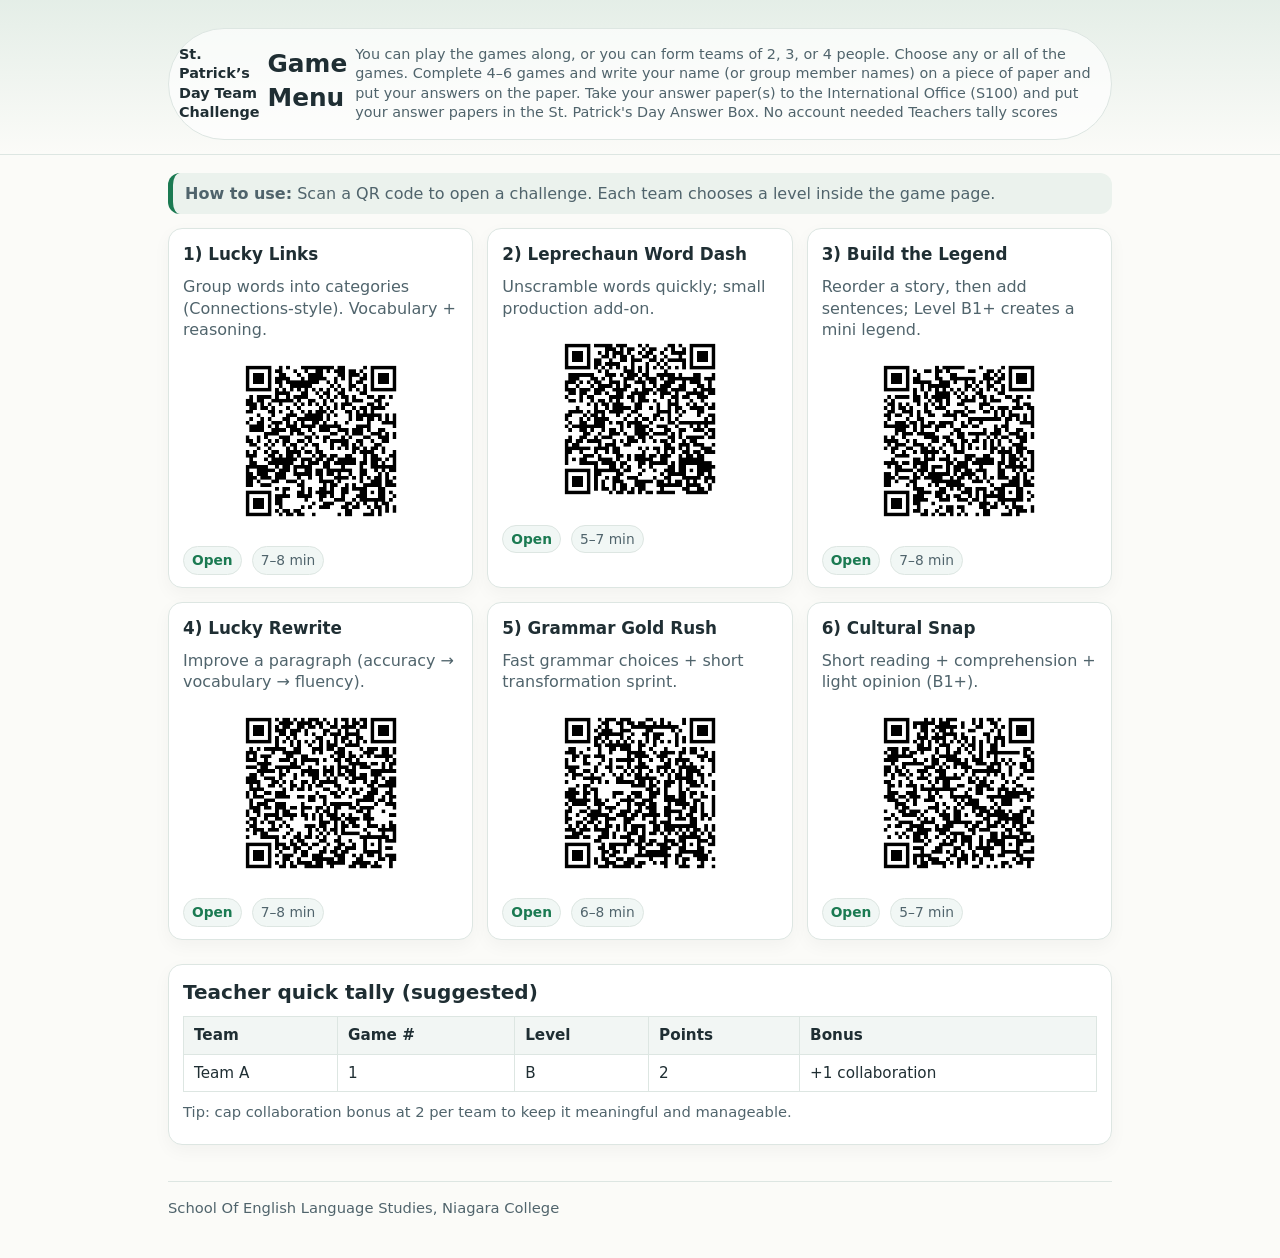
<file: index.html>
<!doctype html>
<html lang="en">
<head>
  <meta charset="utf-8"/>
  <meta name="viewport" content="width=device-width, initial-scale=1"/>
  <title>St. Patrick’s Day Team Challenge</title>
  <link rel="stylesheet" href="assets/styles.css"/>
</head>
<body>
  <header>
    <div class="container">
      <div class="badge"><b>St. Patrick’s Day Team Challenge</b>
      <h1>Game Menu</h1>
      <p>You can play the games along, or you can form teams of 2, 3, or 4 people. Choose any or all of the games. Complete 4–6 games and write your name (or group member names) on a piece of paper and put your answers on the paper. Take your answer paper(s) to the International Office (S100) and put your answer papers in the St. Patrick's Day Answer Box.
        <span>No account needed</span>
        <span>Teachers tally scores</span>
		
      </div>
    </div>
  </header>

  <main class="container" style="padding:18px 18px 0">
  <div class="callout">
    <b>How to use:</b> Scan a QR code to open a challenge. Each team chooses a level inside the game page.
  </div>

  <div class="grid" style="margin-top:14px">

    <div class="card">
      <h3>1) Lucky Links</h3>
      <p>Group words into categories (Connections-style). Vocabulary + reasoning.</p>
      <div style="text-align:center; margin:10px 0;">
        <img src="assets/1-lucky-links-qr.png" alt="Lucky Links QR" width="180">
      </div>
      <div class="meta">
        <span><a href="games/1-lucky-links.html">Open</a></span>
        <span>7–8 min</span>
      </div>
    </div>

    <div class="card">
      <h3>2) Leprechaun Word Dash</h3>
      <p>Unscramble words quickly; small production add-on.</p>
      <div style="text-align:center; margin:10px 0;">
        <img src="assets/2-word-dash-qr.png" alt="Word Dash QR" width="180">
      </div>
      <div class="meta">
        <span><a href="games/2-word-dash.html">Open</a></span>
        <span>5–7 min</span>
      </div>
    </div>

    <div class="card">
      <h3>3) Build the Legend</h3>
      <p>Reorder a story, then add sentences; Level B1+ creates a mini legend.</p>
      <div style="text-align:center; margin:10px 0;">
        <img src="assets/3-build-the-legend-qr.png" alt="Build the Legend QR" width="180">
      </div>
      <div class="meta">
        <span><a href="games/3-build-the-legend.html">Open</a></span>
        <span>7–8 min</span>
      </div>
    </div>

    <div class="card">
      <h3>4) Lucky Rewrite</h3>
      <p>Improve a paragraph (accuracy → vocabulary → fluency).</p>
      <div style="text-align:center; margin:10px 0;">
        <img src="assets/4-lucky-rewrite-qr.png" alt="Lucky Rewrite QR" width="180">
      </div>
      <div class="meta">
        <span><a href="games/4-lucky-rewrite.html">Open</a></span>
        <span>7–8 min</span>
      </div>
    </div>

    <div class="card">
      <h3>5) Grammar Gold Rush</h3>
      <p>Fast grammar choices + short transformation sprint.</p>
      <div style="text-align:center; margin:10px 0;">
        <img src="assets/5-grammar-gold-rush-qr.png" alt="Grammar Gold Rush QR" width="180">
      </div>
      <div class="meta">
        <span><a href="games/5-grammar-gold-rush.html">Open</a></span>
        <span>6–8 min</span>
      </div>
    </div>

    <div class="card">
      <h3>6) Cultural Snap</h3>
      <p>Short reading + comprehension + light opinion (B1+).</p>
      <div style="text-align:center; margin:10px 0;">
        <img src="assets/6-cultural-snap-qr.png" alt="Cultural Snap QR" width="180">
      </div>
      <div class="meta">
        <span><a href="games/6-cultural-snap.html">Open</a></span>
        <span>5–7 min</span>
      </div>
    </div>

  </div>

  <div class="card">
    <h2>Teacher quick tally (suggested)</h2>
    <table>
      <thead>
        <tr><th>Team</th><th>Game #</th><th>Level</th><th>Points</th><th>Bonus</th></tr>
      </thead>
      <tbody>
        <tr><td>Team A</td><td>1</td><td>B</td><td>2</td><td>+1 collaboration</td></tr>
      </tbody>
    </table>
    <p class="small">Tip: cap collaboration bonus at 2 per team to keep it meaningful and manageable.</p>
  </div>
</main>

  <footer>
    <div class="container">
      <hr/>
      <div class="small">School Of English Language Studies, Niagara College</div>
    </div>
  </footer>
</body>
</html>
</file>
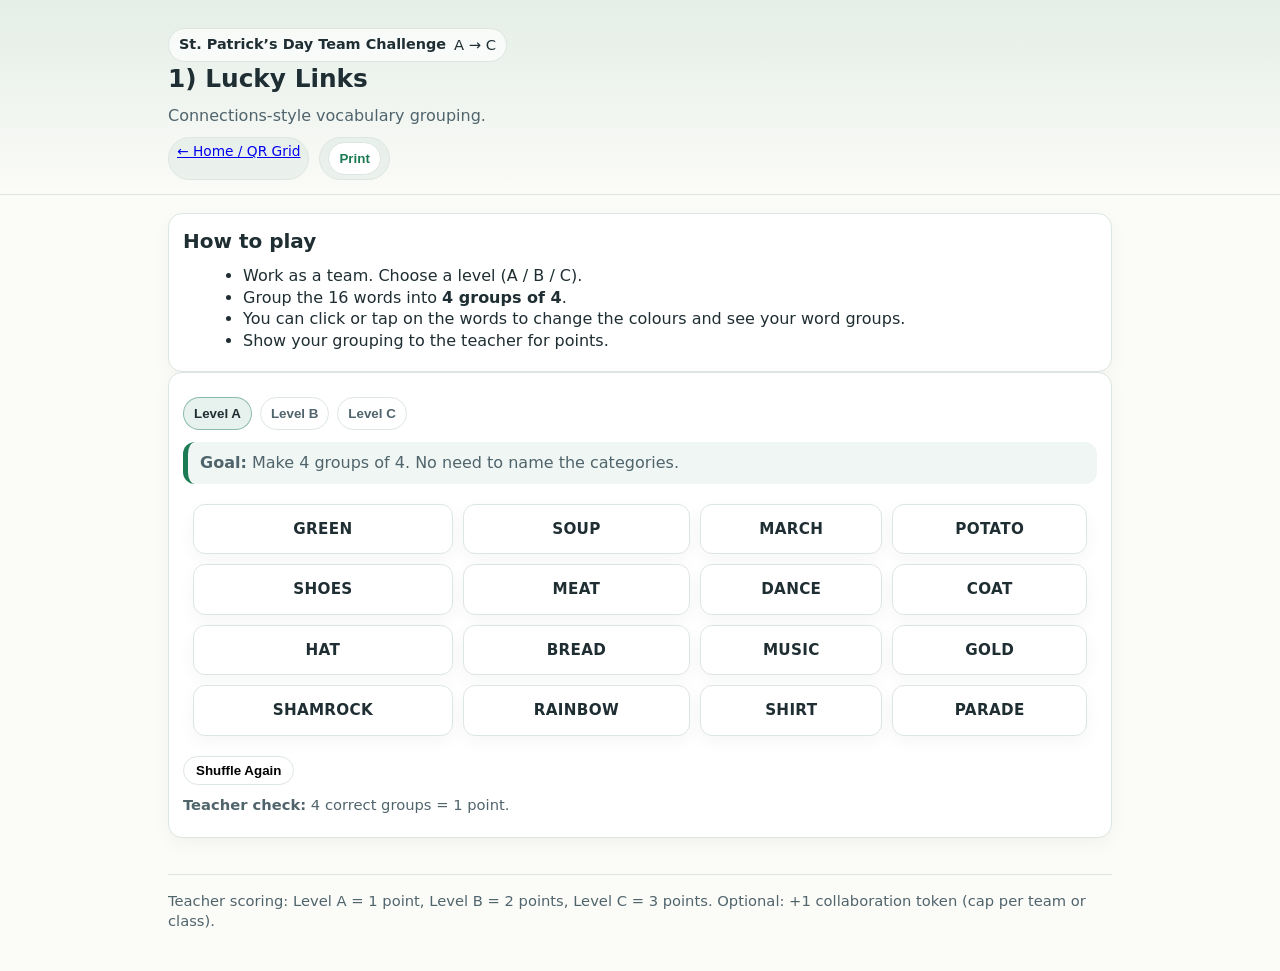
<file: games/1-lucky-links.html>
<!doctype html>
<html lang="en">
<head>
  <meta charset="utf-8"/>
  <meta name="viewport" content="width=device-width, initial-scale=1"/>
  <title>1) Lucky Links</title>
  <link rel="stylesheet" href="../assets/styles.css"/>
  <script src="../assets/site.js" defer></script>
</head>
<body>
  <header>
    <div class="container">
      <div class="badge"><b>St. Patrick’s Day Team Challenge</b> <span class="small">A → C</span></div>
      <h1>1) Lucky Links</h1>
      <p>Connections-style vocabulary grouping.</p>
      <div class="meta">
        <span><a href="../index.html">← Home / QR Grid</a></span>
        <span><button class="print" onclick="window.print()">Print</button></span>
      </div>
    </div>
  </header>

  <main class="container" style="padding:18px 18px 0">
    
<div class="card">
  <h2>How to play</h2>
  <ul>
    <li>Work as a team. Choose a level (A / B / C).</li>
    <li>Group the 16 words into <b>4 groups of 4</b>.</li>
    <li>You can click or tap on the words to change the colours and see your word groups.</li>
    <li>Show your grouping to the teacher for points.</li>
  </ul>
</div>

<div class="card" data-tabs>
  <div class="tabs">
    <button class="tabbtn">Level A</button>
    <button class="tabbtn">Level B </button>
    <button class="tabbtn">Level C</button>
  </div>

  <section class="level">
    <div class="callout"><b>Goal:</b> Make 4 groups of 4. No need to name the categories.</div>

<div class="wordgrid"
     data-words="GREEN,GOLD,RAINBOW,SHAMROCK,MARCH,PARADE,MUSIC,DANCE,HAT,SHIRT,SHOES,COAT,BREAD,POTATO,SOUP,MEAT"
     data-answers="GREEN|GOLD|RAINBOW|SHAMROCK;
                   MARCH|PARADE|MUSIC|DANCE;
                   HAT|SHIRT|SHOES|COAT;
                   BREAD|POTATO|SOUP|MEAT">
</div>

<div class="controls">
  <button class="shuffle-btn">Shuffle Again</button>
  </div>

<div class="answer-overlay"></div>

    <p class="small"><b>Teacher check:</b> 4 correct groups = 1 point.</p>
  </section>

  <section class="level">
    <div class="callout"><b>Goal:</b> Make 4 groups of 4 and write a short category name (1–3 words) for each group.</div>

<div class="wordgrid"
     data-words="IRELAND, DUBLIN, EUROPE, ISLAND, LUCKY, HAPPY, PROUD, EXCITED, RIVER, LAKE, SEA, OCEAN, TRADITION, MUSIC, STORY, SYMBOL"
     data-answers="IRELAND|DUBLIN|EUROPE|ISLAND;
              LUCKY|HAPPY|PROUD|EXCITED;
              RIVER|LAKE|SEA|OCEAN;
              TRADITION|MUSIC|STORY|SYMBOL"></div>

<div class="controls">
  <button class="shuffle-btn">Shuffle Again</button>
  </div>

<div class="answer-overlay"></div>

    <p class="small"><b>Teacher check:</b> correct groups + reasonable labels = 2 points.</p>
  </section>
  <section class="level">
    <div class="callout"><b>Goal:</b> Make 4 groups of 4, name each category, then write <b>one</b> clear example sentence using one word from any group.</div>

<div class="wordgrid"
     data-words="LEPRECHAUN, FAIRY,MYTH,LEGEND,COIN,TREASURE,GOLD,RICH,SPRING,WEATHER,FLOWER,RAIN,VISIT,CELEBRATE,JOIN,WATCH"
     data-answers="LEPRECHAUN|FAIRY|MYTH|LEGEND;
              COIN|TREASURE|GOLD|RICH;
              SPRING|WEATHER|FLOWER|RAIN;
              VISIT|CELEBRATE|JOIN|WATCH">
</div>

<div class="controls">
  <button class="shuffle-btn">Shuffle Again</button>
  </div>

<div class="answer-overlay"></div>

    <p class="small"><b>Teacher check:</b> correct groups + clear example sentence = 3 points.</p>
  </section>
</div>

  </main>

  <footer>
    <div class="container">
      <hr/>
      <div class="small">Teacher scoring: Level A = 1 point, Level B = 2 points, Level C = 3 points. Optional: +1 collaboration token (cap per team or class).</div>
    </div>
  </footer>
</body>
</html>
</file>
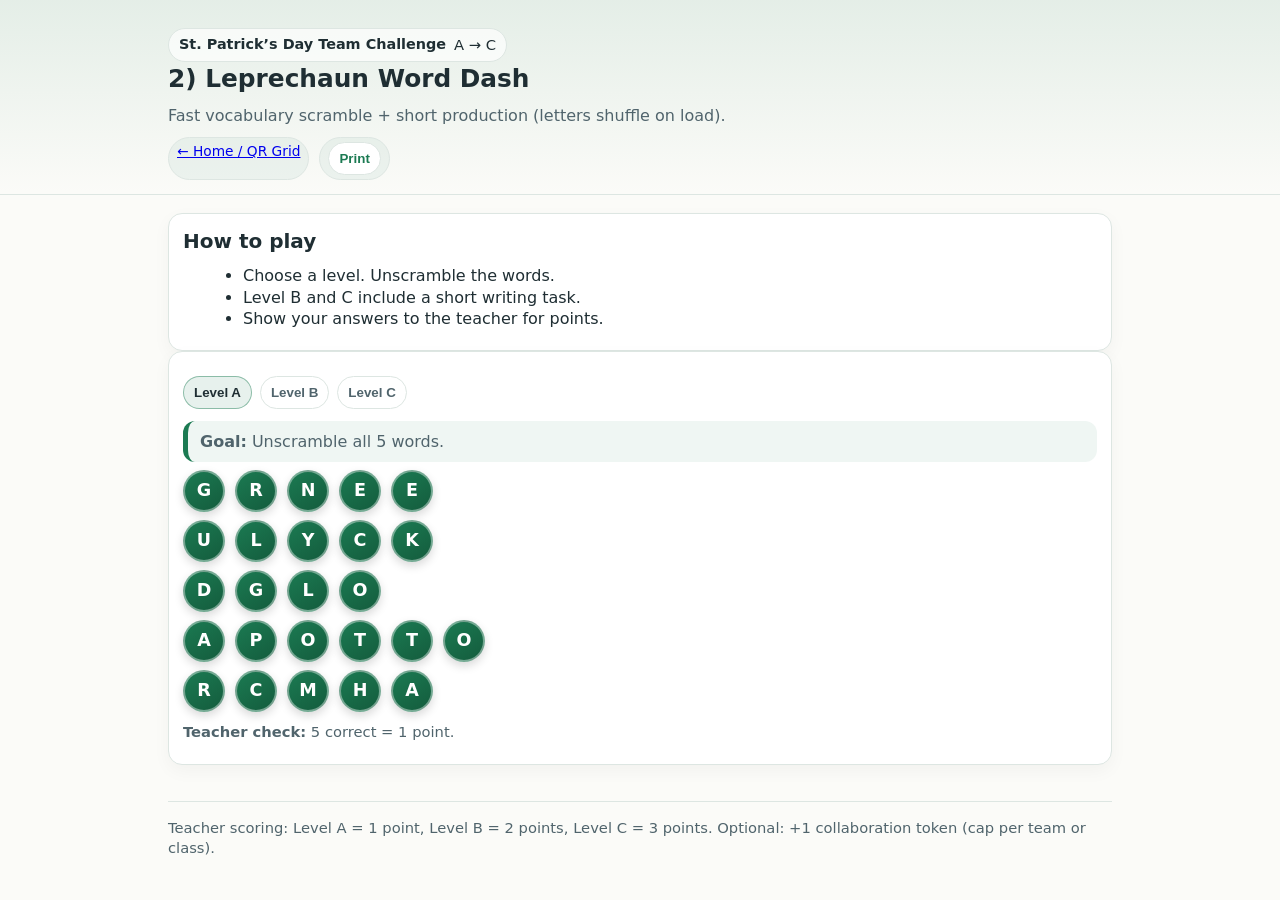
<file: games/2-word-dash.html>
<!doctype html>
<html lang="en">
<head>
  <meta charset="utf-8"/>
  <meta name="viewport" content="width=device-width, initial-scale=1"/>
  <title>2) Leprechaun Word Dash</title>
  <link rel="stylesheet" href="../assets/styles.css"/>
  <script src="../assets/site.js" defer></script>
</head>
<body>
  <header>
    <div class="container">
      <div class="badge"><b>St. Patrick’s Day Team Challenge</b> <span class="small">A → C</span></div>
      <h1>2) Leprechaun Word Dash</h1>
      <p>Fast vocabulary scramble + short production (letters shuffle on load).</p>
      <div class="meta">
        <span><a href="../index.html">← Home / QR Grid</a></span>
        <span><button class="print" onclick="window.print()">Print</button></span>
      </div>
    </div>
  </header>

  <main class="container" style="padding:18px 18px 0">

    <div class="card">
      <h2>How to play</h2>
      <ul>
        <li>Choose a level. Unscramble the words.</li>
        <li>Level B and C include a short writing task.</li>
        <li>Show your answers to the teacher for points.</li>
      </ul>
    </div>

    <div class="card" data-tabs>
      <div class="tabs">
        <button class="tabbtn">Level A</button>
        <button class="tabbtn">Level B</button>
        <button class="tabbtn">Level C</button>
      </div>

      <!-- LEVEL A -->
      <section class="level">
        <div class="callout"><b>Goal:</b> Unscramble all 5 words.</div>

        <div class="word-row" data-word="GREEN" data-shuffle></div>
        <div class="word-row" data-word="LUCKY" data-shuffle></div>
        <div class="word-row" data-word="GOLD" data-shuffle></div>
        <div class="word-row" data-word="POTATO" data-shuffle></div>
        <div class="word-row" data-word="MARCH" data-shuffle></div>

        <p class="small"><b>Teacher check:</b> 5 correct = 1 point.</p>
      </section>

      <!-- LEVEL B -->
      <section class="level">
        <div class="callout"><b>Goal:</b> Unscramble all 5 words, then write <b>one</b> sentence using <b>two</b> of them.</div>

        <div class="word-row" data-word="PARADE" data-shuffle></div>
        <div class="word-row" data-word="RAINBOW" data-shuffle></div>
        <div class="word-row" data-word="CELEBRATE" data-shuffle></div>
        <div class="word-row" data-word="MUSIC" data-shuffle></div>
        <div class="word-row" data-word="SYMBOL" data-shuffle></div>

        <p class="small"><b>Teacher check:</b> correct words + sentence = 2 points.</p>
      </section>

      <!-- LEVEL B1+ -->
      <section class="level">
        <div class="callout"><b>Goal:</b> Unscramble all 5 words, then write 2–3 sentences answering: <b>Why do people celebrate St. Patrick’s Day?</b> Use at least <b>two</b> words.</div>

        <div class="word-row" data-word="TRADITION" data-shuffle></div>
        <div class="word-row" data-word="CULTURE" data-shuffle></div>
        <div class="word-row" data-word="HOLIDAY" data-shuffle></div>
        <div class="word-row" data-word="FESTIVITY" data-shuffle></div>
        <div class="word-row" data-word="FESTIVALS" data-shuffle></div>

        <p class="small"><b>Teacher check:</b> correct words + clear explanation = 3 points.</p>
      </section>
    </div>

  </main>

  <footer>
    <div class="container">
      <hr/>
      <div class="small">Teacher scoring: Level A = 1 point, Level B = 2 points, Level C = 3 points. Optional: +1 collaboration token (cap per team or class).</div>
    </div>
  </footer>
</body>
</html>
</file>
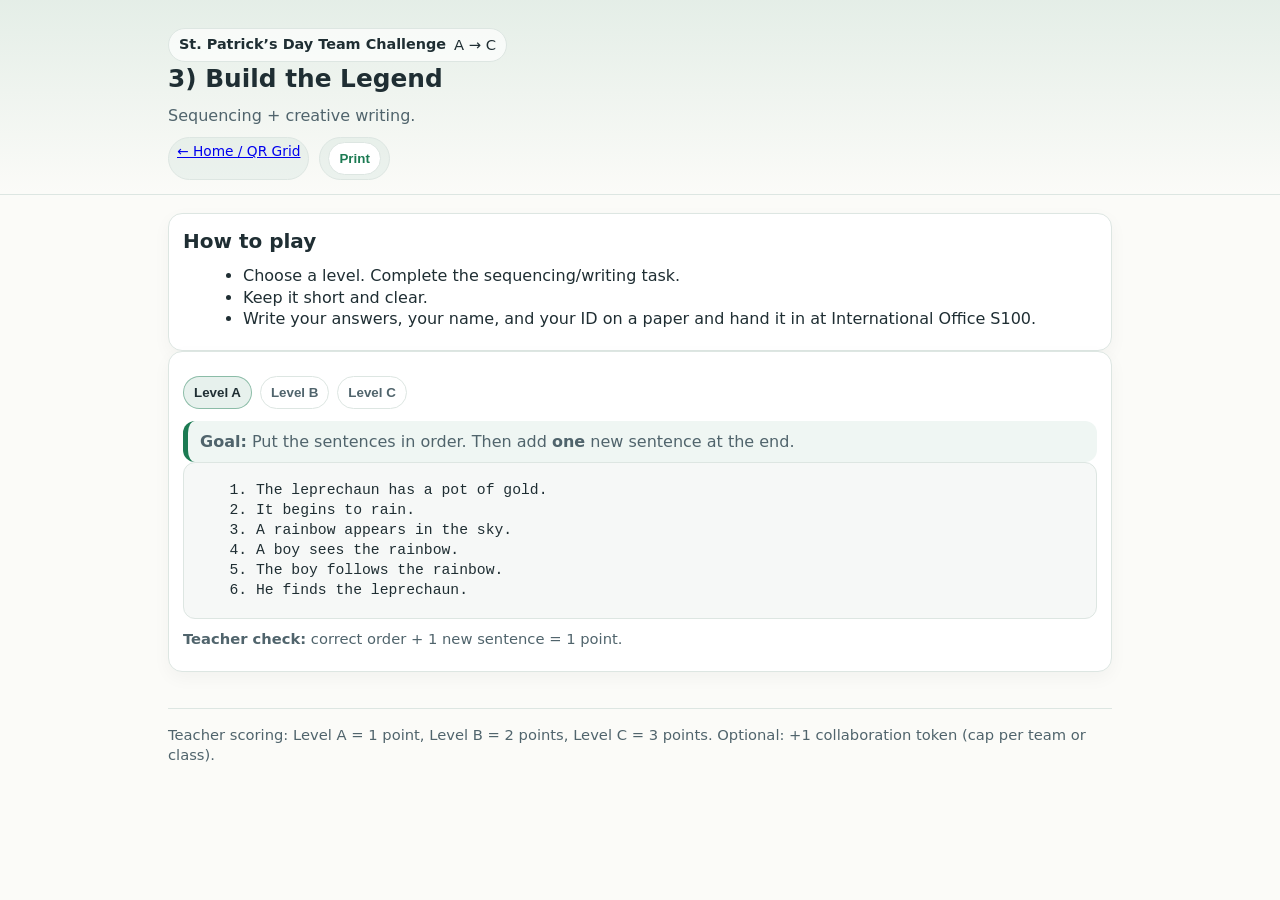
<file: games/3-build-the-legend.html>
<!doctype html>
<html lang="en">
<head>
  <meta charset="utf-8"/>
  <meta name="viewport" content="width=device-width, initial-scale=1"/>
  <title>3) Build the Legend</title>
  <link rel="stylesheet" href="../assets/styles.css"/>
  <script src="../assets/site.js" defer></script>
</head>
<body>
  <header>
    <div class="container">
      <div class="badge"><b>St. Patrick’s Day Team Challenge</b> <span class="small">A → C</span></div>
      <h1>3) Build the Legend</h1>
      <p>Sequencing + creative writing.</p>
      <div class="meta">
        <span><a href="../index.html">← Home / QR Grid</a></span>
        <span><button class="print" onclick="window.print()">Print</button></span>
      </div>
    </div>
  </header>

  <main class="container" style="padding:18px 18px 0">
    
<div class="card">
  <h2>How to play</h2>
  <ul>
    <li>Choose a level. Complete the sequencing/writing task.</li>
    <li>Keep it short and clear.</li>
    <li>Write your answers, your name, and your ID on a paper and hand it in at International Office S100.</li>
  </ul>
</div>

<div class="card" data-tabs>
  <div class="tabs">
    <button class="tabbtn">Level A</button>
    <button class="tabbtn">Level B</button>
    <button class="tabbtn">Level C</button>
  </div>

  <section class="level">
    <div class="callout"><b>Goal:</b> Put the sentences in order. Then add <b>one</b> new sentence at the end.</div>
    <div class="kbd">
	<ol><li>The leprechaun has a pot of gold.
<li>It begins to rain.
<li>A rainbow appears in the sky.
<li>A boy sees the rainbow.
<li>The boy follows the rainbow.
<li>He finds the leprechaun.
</ol></div>
    <p class="small"><b>Teacher check:</b> correct order + 1 new sentence = 1 point.</p>
  </section>

  <section class="level">
    <div class="callout"><b>Goal:</b> Put the story in order. Then add <b>two</b> new sentences about what happens next. Use <b>two</b> words from the list.</div>
    <div class="kbd">
<ol>
<li>The villagers are worried about bad luck.
<li>A strange man arrives in the village.
<li>He carries a small green bag.
<li>The crops have not grown this year.
<li>He tells them a story about hope.
<li>The villagers listen carefully.</ol></br>
<b>Use 2 words from this list:</b> celebrate • surprise • promise • village • tradition</div>
    <p class="small"><b>Teacher check:</b> correct order + 2 added sentences + required words = 2 points.</p>
  </section>

  <section class="level">
    <div class="callout"><b>Goal:</b> Create your own mini legend (5–7 sentences). Include: 
	<ul>
	<li>2 characters at minimum
	<li>a problem, 
	<li>a solution, 
	<li>a rainbow, a choice, and 
	<li><b>one modal verb</b> (must/should/might/could). </ul></br>
	Use <b>3</b> words from the list below.</div>
    <div class="kbd"><b>Use 3 words:</b> fortune • journey • secret • brave • mistake • promise • discover</div>
    <p class="small"><b>Teacher check:</b> meets requirements + clear story = 3 points.</p>
  </section>
</div>

  </main>

  <footer>
    <div class="container">
      <hr/>
      <div class="small">Teacher scoring: Level A = 1 point, Level B = 2 points, Level C = 3 points. Optional: +1 collaboration token (cap per team or class).</div>
    </div>
  </footer>
</body>
</html>
</file>
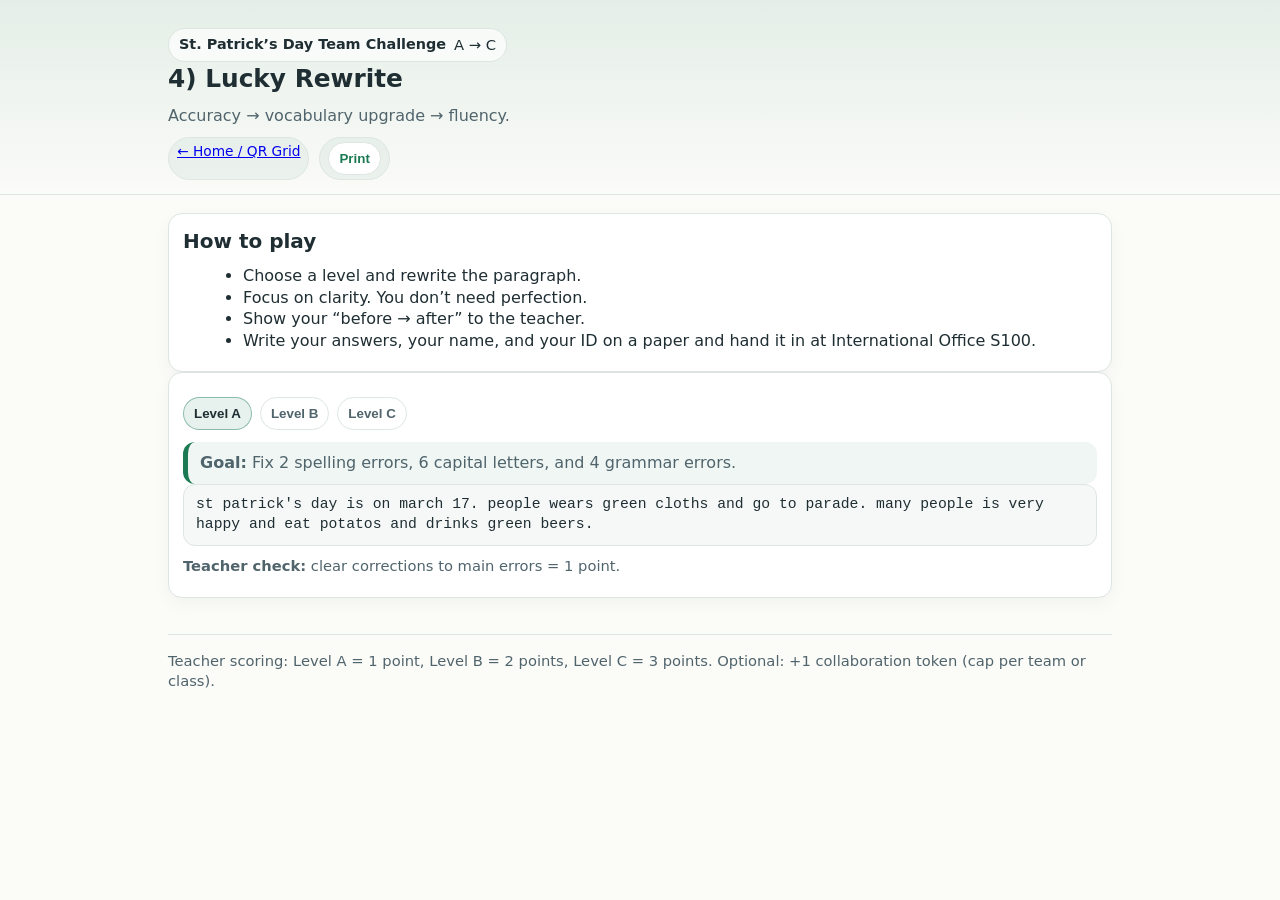
<file: games/4-lucky-rewrite.html>
<!doctype html>
<html lang="en">
<head>
  <meta charset="utf-8"/>
  <meta name="viewport" content="width=device-width, initial-scale=1"/>
  <title>4) Lucky Rewrite</title>
  <link rel="stylesheet" href="../assets/styles.css"/>
  <script src="../assets/site.js" defer></script>
</head>
<body>
  <header>
    <div class="container">
      <div class="badge"><b>St. Patrick’s Day Team Challenge</b> <span class="small">A → C</span></div>
      <h1>4) Lucky Rewrite</h1>
      <p>Accuracy → vocabulary upgrade → fluency.</p>
      <div class="meta">
        <span><a href="../index.html">← Home / QR Grid</a></span>
        <span><button class="print" onclick="window.print()">Print</button></span>
      </div>
    </div>
  </header>

  <main class="container" style="padding:18px 18px 0">
    
<div class="card">
  <h2>How to play</h2>
  <ul>
    <li>Choose a level and rewrite the paragraph.</li>
    <li>Focus on clarity. You don’t need perfection.</li>
    <li>Show your “before → after” to the teacher.</li>
    <li>Write your answers, your name, and your ID on a paper and hand it in at International Office S100.</li>
  </ul>
</div>

<div class="card" data-tabs>
  <div class="tabs">
    <button class="tabbtn">Level A</button>
    <button class="tabbtn">Level B</button>
    <button class="tabbtn">Level C</button>
  </div>

  <section class="level">
    <div class="callout"><b>Goal:</b> Fix 2 spelling errors, 6 capital letters, and 4 grammar errors.</div>
    <div class="kbd">st patrick's day is on march 17. people wears green cloths and go to parade. many people is very happy and eat potatos and drinks green beers.</div>
    <p class="small"><b>Teacher check:</b> clear corrections to main errors = 1 point.</p>
  </section>

  <section class="level">
    <div class="callout"><b>Goal:</b> Improve grammar AND replace at least <b>3</b> simple words (<i><b>e.g., good, very, big, fun, people</b></i>) with better vocabulary .</div>
    <div class="kbd">St. Patrick’s Day is a good holiday. Many people go to big parades. It is very fun and people feel very good. There are big crowds and good music.</div>
    <p class="small"><b>Teacher check:</b> grammar improved and 3+ word upgrades = 2 points.</p>
  </section>

  <section class="level">
    <div class="callout"><b>Goal:</b> Rewrite to sound more natural, adding words and phrases as necessary. Combine at least <b>two</b> sentences and use <b>one</b> connector (because/although/however/while/in addition/where/when).</div>
    <div class="kbd">St. Patrick’s Day started in Ireland. Now it is celebrated in many countries. People wear green. Some cities dye rivers green. There are parades. Many people enjoy the holiday.</div>
    <p class="small"><b>Teacher check:</b> combined sentences + transition word + improved flow = 3 points.</p>
  </section>
</div>

  </main>

  <footer>
    <div class="container">
      <hr/>
      <div class="small">Teacher scoring: Level A = 1 point, Level B = 2 points, Level C = 3 points. Optional: +1 collaboration token (cap per team or class).</div>
    </div>
  </footer>
</body>
</html>
</file>
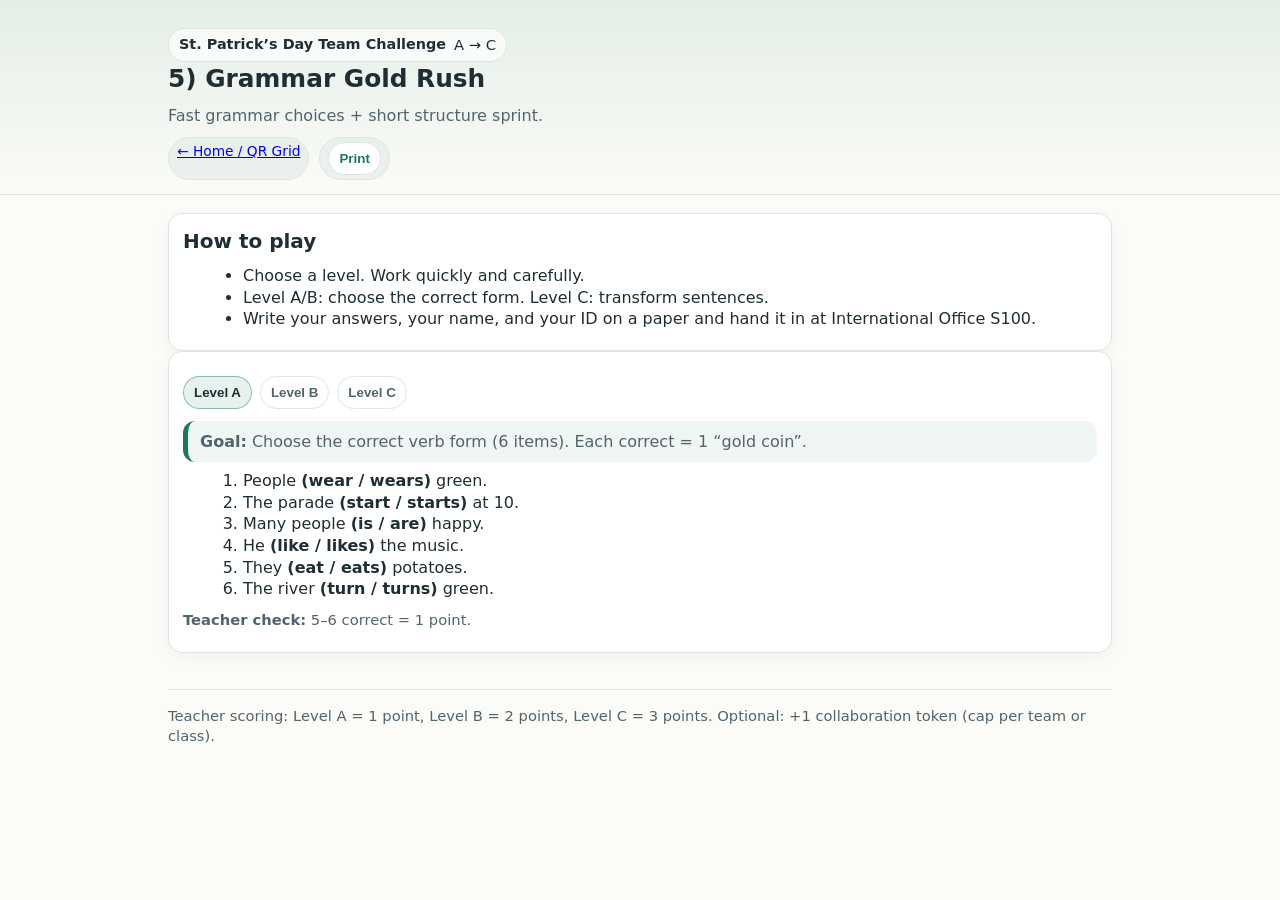
<file: games/5-grammar-gold-rush.html>
<!doctype html>
<html lang="en">
<head>
  <meta charset="utf-8"/>
  <meta name="viewport" content="width=device-width, initial-scale=1"/>
  <title>5) Grammar Gold Rush</title>
  <link rel="stylesheet" href="../assets/styles.css"/>
  <script src="../assets/site.js" defer></script>
</head>
<body>
  <header>
    <div class="container">
      <div class="badge"><b>St. Patrick’s Day Team Challenge</b> <span class="small">A → C</span></div>
      <h1>5) Grammar Gold Rush</h1>
      <p>Fast grammar choices + short structure sprint.</p>
      <div class="meta">
        <span><a href="../index.html">← Home / QR Grid</a></span>
        <span><button class="print" onclick="window.print()">Print</button></span>
      </div>
    </div>
  </header>

  <main class="container" style="padding:18px 18px 0">
    
<div class="card">
  <h2>How to play</h2>
  <ul>
    <li>Choose a level. Work quickly and carefully.</li>
    <li>Level A/B: choose the correct form. Level C: transform sentences.</li>
    <li>Write your answers, your name, and your ID on a paper and hand it in at International Office S100.</li>
  </ul>
</div>

<div class="card" data-tabs>
  <div class="tabs">
    <button class="tabbtn">Level A</button>
    <button class="tabbtn">Level B</button>
    <button class="tabbtn">Level C</button>
  </div>

  <section class="level">
    <div class="callout"><b>Goal:</b> Choose the correct verb form (6 items). Each correct = 1 “gold coin”.</div>
    <ol>
      <li>People <b>(wear / wears)</b> green.</li>
      <li>The parade <b>(start / starts)</b> at 10.</li>
      <li>Many people <b>(is / are)</b> happy.</li>
      <li>He <b>(like / likes)</b> the music.</li>
      <li>They <b>(eat / eats)</b> potatoes.</li>
      <li>The river <b>(turn / turns)</b> green.</li>
    </ol>
    <p class="small"><b>Teacher check:</b> 5–6 correct = 1 point.</p>
  </section>

  <section class="level">
    <div class="callout"><b>Goal:</b> Choose the best tense/form (6 items). Then explain ONE choice in a short phrase.</div>
    <ol>
      <li>St. Patrick <b>(was / is)</b> born in the 5th century.</li>
      <li>Many people <b>(celebrate / celebrated)</b> yesterday.</li>
      <li>Cities <b>(organize / organized)</b> parades every year.</li>
      <li>Last year, we <b>(went / go)</b> to the festival.</li>
      <li>People <b>(have celebrated / celebrate)</b> this holiday for centuries.</li>
      <li>Today, many families <b>(join / joined)</b> the parade.</li>
    </ol>
    <p class="small"><b>Teacher check:</b> 5–6 correct + a clear explanation of one item = 2 points.</p>
  </section>

  <section class="level">
    <div class="callout"><b>Goal:</b> Transform each sentence without changing meaning (4 items). Keep grammar clear.</div>
    <ol>
      <li>People celebrate the holiday in many countries. <br/>→ The holiday <b>__________</b> in many countries.</li>
      <li>Many people wear green. <br/>→ Green <b>__________</b> by many people.</li>
      <li>Because it is traditional, people wear green. <br/>→ People wear green <b>__________</b> it is traditional.</li>
      <li>The parade is exciting. <br/>→ The parade is very <b>__________</b>.</li>
    </ol>
    <p class="small"><b>Teacher check:</b> 3–4 strong transformations = 3 points.</p>
  </section>
</div>

  </main>

  <footer>
    <div class="container">
      <hr/>
      <div class="small">Teacher scoring: Level A = 1 point, Level B = 2 points, Level C = 3 points. Optional: +1 collaboration token (cap per team or class).</div>
    </div>
  </footer>
</body>
</html>
</file>
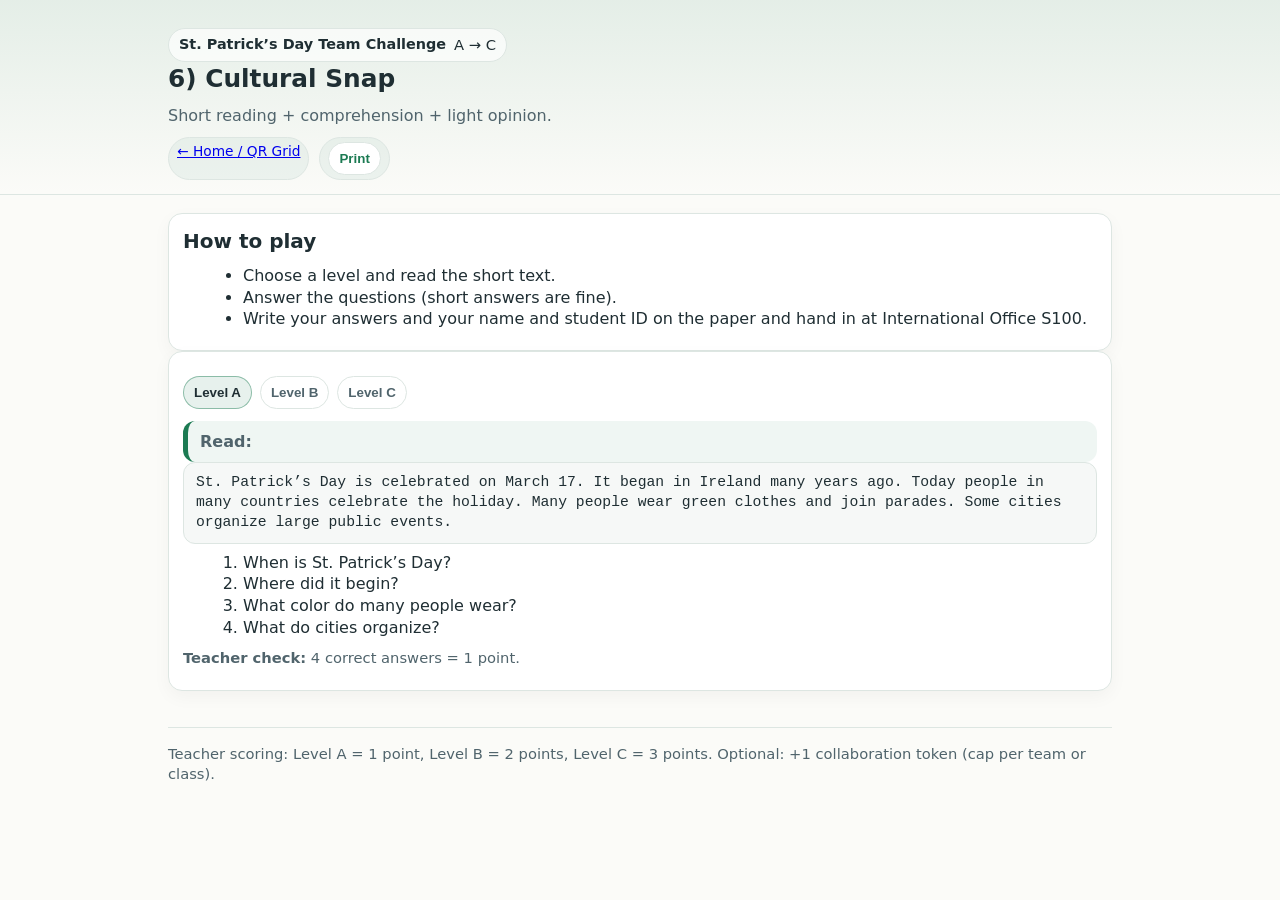
<file: games/6-cultural-snap.html>
<!doctype html>
<html lang="en">
<head>
  <meta charset="utf-8"/>
  <meta name="viewport" content="width=device-width, initial-scale=1"/>
  <title>6) Cultural Snap</title>
  <link rel="stylesheet" href="../assets/styles.css"/>
  <script src="../assets/site.js" defer></script>
</head>
<body>
  <header>
    <div class="container">
      <div class="badge"><b>St. Patrick’s Day Team Challenge</b> <span class="small">A → C</span></div>
      <h1>6) Cultural Snap</h1>
      <p>Short reading + comprehension + light opinion.</p>
      <div class="meta">
        <span><a href="../index.html">← Home / QR Grid</a></span>
        <span><button class="print" onclick="window.print()">Print</button></span>
      </div>
    </div>
  </header>

  <main class="container" style="padding:18px 18px 0">
    
<div class="card">
  <h2>How to play</h2>
  <ul>
    <li>Choose a level and read the short text.</li>
    <li>Answer the questions (short answers are fine).</li>
    <li>Write your answers and your name and student ID on the paper and hand in at International Office S100.</li>
  </ul>
</div>

<div class="card" data-tabs>
  <div class="tabs">
    <button class="tabbtn">Level A</button>
    <button class="tabbtn">Level B</button>
    <button class="tabbtn">Level C</button>
  </div>

  <section class="level">
    <div class="callout"><b>Read:</b></div>
    <div class="kbd">St. Patrick’s Day is celebrated on March 17. It began in Ireland many years ago. Today people in many countries celebrate the holiday. Many people wear green clothes and join parades. Some cities organize large public events.</div>
    <ol>
      <li>When is St. Patrick’s Day?</li>
      <li>Where did it begin?</li>
      <li>What color do many people wear?</li>
      <li>What do cities organize?</li>
    </ol>
    <p class="small"><b>Teacher check:</b> 4 correct answers = 1 point.</p>
  </section>

  <section class="level">
    <div class="callout"><b>Read:</b></div>
    <div class="kbd">St. Patrick’s Day started as a religious holiday in Ireland. Over time, it became a celebration of Irish culture. Irish immigrants brought the tradition to countries like the United States and Canada. In some cities, rivers are dyed green, and large parades are organized. Today the holiday is both cultural and commercial, with businesses selling themed food and clothing.</div>
    <ol>
      <li>What was the holiday originally?</li>
      <li>How did it spread to other countries?</li>
      <li>Name one public event mentioned in the text.</li>
      <li>What does “commercial” mean here?</li>
    </ol>
    <p class="small"><b>Teacher check:</b> 4 correct answers = 2 points.</p>
  </section>

  <section class="level">
    <div class="callout"><b>Read:</b></div>
    <div class="kbd">Although St. Patrick’s Day began as a religious celebration, it has changed over time. Irish immigrants helped transform it into a public festival that celebrates Irish heritage and identity. In many countries, the holiday now includes concerts, parades, and large public gatherings. Some critics argue that the holiday has become too commercial, focusing more on parties than cultural meaning. However, others believe it remains an important opportunity to celebrate history and community.</div>
    <ol>
      <li>How has the holiday changed?</li>
      <li>Why did immigrants play an important role?</li>
      <li>What criticism is mentioned?</li>
      <li>In your opinion (1–2 sentences): Is it OK for holidays to change over time? Why?</li>
    </ol>
    <p class="small"><b>Teacher check:</b> comprehension correct + 1–2 sentence opinion = 3 points.</p>
  </section>
</div>

  </main>

  <footer>
    <div class="container">
      <hr/>
      <div class="small">Teacher scoring: Level A = 1 point, Level B = 2 points, Level C = 3 points. Optional: +1 collaboration token (cap per team or class).</div>
    </div>
  </footer>
</body>
</html>
</file>
<file: assets/styles.css>
:root{
  --bg:#fbfbf8;
  --card:#ffffff;
  --ink:#1f2e33;
  --muted:#50646c;
  --accent:#1b7a52;
  --accent2:#c9a227;
  --line:#dde6e2;
}
*{box-sizing:border-box}
body{
  margin:0;
  font-family: system-ui, -apple-system, Segoe UI, Roboto, Arial, sans-serif;
  color:var(--ink);
  background:var(--bg);
  line-height:1.35;
}
header{
  padding:28px 18px 14px;
  border-bottom:1px solid var(--line);
  background:linear-gradient(180deg, rgba(27,122,82,.10), rgba(27,122,82,0));
}
.container{
  max-width:980px;
  margin:0 auto;
  padding:0 18px;
}
h1{font-size:1.55rem;margin:0 0 6px}
h2{font-size:1.25rem;margin:0 0 10px}
p{margin:10px 0;color:var(--muted)}
.badge{
  display:inline-flex;
  align-items:center;
  gap:8px;
  font-size:.9rem;
  padding:6px 10px;
  border:1px solid var(--line);
  border-radius:450px;
  background:rgba(255,255,255,.7);
}
.badge b{color:var(--ink)}
.grid{
  display:grid;
  grid-template-columns:repeat(auto-fit,minmax(240px,1fr));
  gap:14px;
  margin:16px 0 24px;
}
.card{
  background:var(--card);
  border:1px solid var(--line);
  border-radius:14px;
  padding:14px 14px 12px;
  box-shadow:0 6px 18px rgba(0,0,0,.04);
}
.card h3{
  margin:0 0 6px;
  font-size:1.05rem;
}
.card a{
  color:var(--accent);
  text-decoration:none;
  font-weight:600;
}
.card a:hover{text-decoration:underline}
.meta{
  display:flex;
  gap:10px;
  flex-wrap:wrap;
  margin:8px 0 0;
}
.meta span{
  font-size:.86rem;
  padding:4px 8px;
  border-radius:999px;
  border:1px solid var(--line);
  background:rgba(27,122,82,.06);
  color:var(--muted);
}
footer{
  padding:20px 0 40px;
  color:var(--muted);
}
hr{border:none;border-top:1px solid var(--line);margin:16px 0}
.kbd{
  font-family: ui-monospace, SFMono-Regular, Menlo, Monaco, Consolas, "Liberation Mono", monospace;
  font-size:.92rem;
  padding:10px 12px;
  border:1px solid var(--line);
  border-radius:12px;
  background:#f6f8f7;
  overflow:auto;
}
.tabs{
  display:flex;
  gap:8px;
  flex-wrap:wrap;
  margin:10px 0 12px;
}
.tabbtn{
  border:1px solid var(--line);
  background:#fff;
  padding:8px 10px;
  border-radius:999px;
  font-weight:700;
  cursor:pointer;
  color:var(--muted);
}
.tabbtn.active{
  border-color:rgba(27,122,82,.45);
  background:rgba(27,122,82,.10);
  color:var(--ink);
}
.level{
  display:none;
}
.level.active{
  display:block;
}
.callout{
  border-left:5px solid var(--accent);
  background:rgba(27,122,82,.07);
  padding:10px 12px;
  border-radius:12px;
  color:var(--muted);
}
.small{font-size:.92rem}
ol,ul{margin:8px 0 8px 20px}
table{
  border-collapse:collapse;
  width:100%;
  margin:10px 0;
  font-size:.95rem;
}
td,th{
  border:1px solid var(--line);
  padding:8px 10px;
  vertical-align:top;
}
th{background:#f2f6f4;text-align:left}
.print{
  display:inline-flex;
  gap:8px;
  align-items:center;
  border:1px solid var(--line);
  border-radius:999px;
  padding:8px 10px;
  background:#fff;
  cursor:pointer;
  font-weight:700;
  color:var(--accent);
}
.print:hover{background:rgba(27,122,82,.06)}
/* 4x4 word grid for Lucky Links */
.wordgrid table{
  width:100%;
  border-collapse:separate;
  border-spacing:10px;
  margin-top:10px;
}
.wordgrid td{
  border:1px solid var(--line);
  border-radius:12px;
  background:#fff;
  padding:14px 10px;
  text-align:center;
  font-weight:800;
  letter-spacing:.02em;
  color:var(--ink);
  box-shadow:0 6px 18px rgba(0,0,0,.04);
  cursor:pointer;
  transition:all .2s ease;
}

/* keeps it readable on phones */
@media (max-width: 520px){
  .wordgrid table{ border-spacing:8px; }
  .wordgrid td{ padding:12px 8px; font-size:.95rem; }
}
.wordgrid table {
  width:100%;
  border-collapse:separate;
  border-spacing:10px;
  margin-top:10px;
  transition:opacity .3s ease;
}



/* group colors are applied inline via JS; .selected just marks tile as chosen */
.wordgrid td.selected {
  box-shadow: 0 4px 12px rgba(0,0,0,.12);
}

.wordgrid.fade {
  opacity:.3;
}

.controls {
  margin-top:10px;
  display:flex;
  gap:10px;
}

.controls button {
  border:1px solid var(--line);
  border-radius:999px;
  padding:6px 12px;
  background:#fff;
  cursor:pointer;
  font-weight:600;
}

.answer-overlay {
  display:none;
  margin-top:10px;
  padding:10px;
  border:1px dashed var(--accent);
  border-radius:10px;
  background:rgba(27,122,82,.08);
  font-size:.9rem;
}

.answer-overlay.visible {
  display:block;
}

.word-row{
  display:flex;
  gap:10px;
  margin:8px 0;
  flex-wrap:wrap;
}

.letter{
  width:42px;
  height:42px;
  border-radius:50%;
  display:flex;
  align-items:center;
  justify-content:center;
  font-weight:700;
  font-size:1.1rem;
  background:linear-gradient(145deg, #1b7a52, #145c3d);
  color:white;
  box-shadow:0 4px 10px rgba(0,0,0,.15);
  border:2px solid rgba(255,255,255,.4);
  transition:transform .15s ease;
}

.letter:hover{ transform:scale(1.1); }
@media (hover:hover){
  .letter:hover{ transform:scale(1.1); }
}
/* Word Dash – selected letter */
.letter-selected {
  background: linear-gradient(145deg, #c9a227, #a07c10) !important;
  box-shadow: 0 4px 14px rgba(201,162,39,.5) !important;
  transform: scale(1.15);
}

/* Word Dash – correct (all letters in right order) */
.letter-correct {
  background: linear-gradient(145deg, #c9a227, #a07c10) !important;
  box-shadow: 0 4px 10px rgba(201,162,39,.4) !important;
  animation: pop .3s ease;
}

@keyframes pop {
  0%   { transform: scale(1); }
  50%  { transform: scale(1.2); }
  100% { transform: scale(1); }
}
</file>
